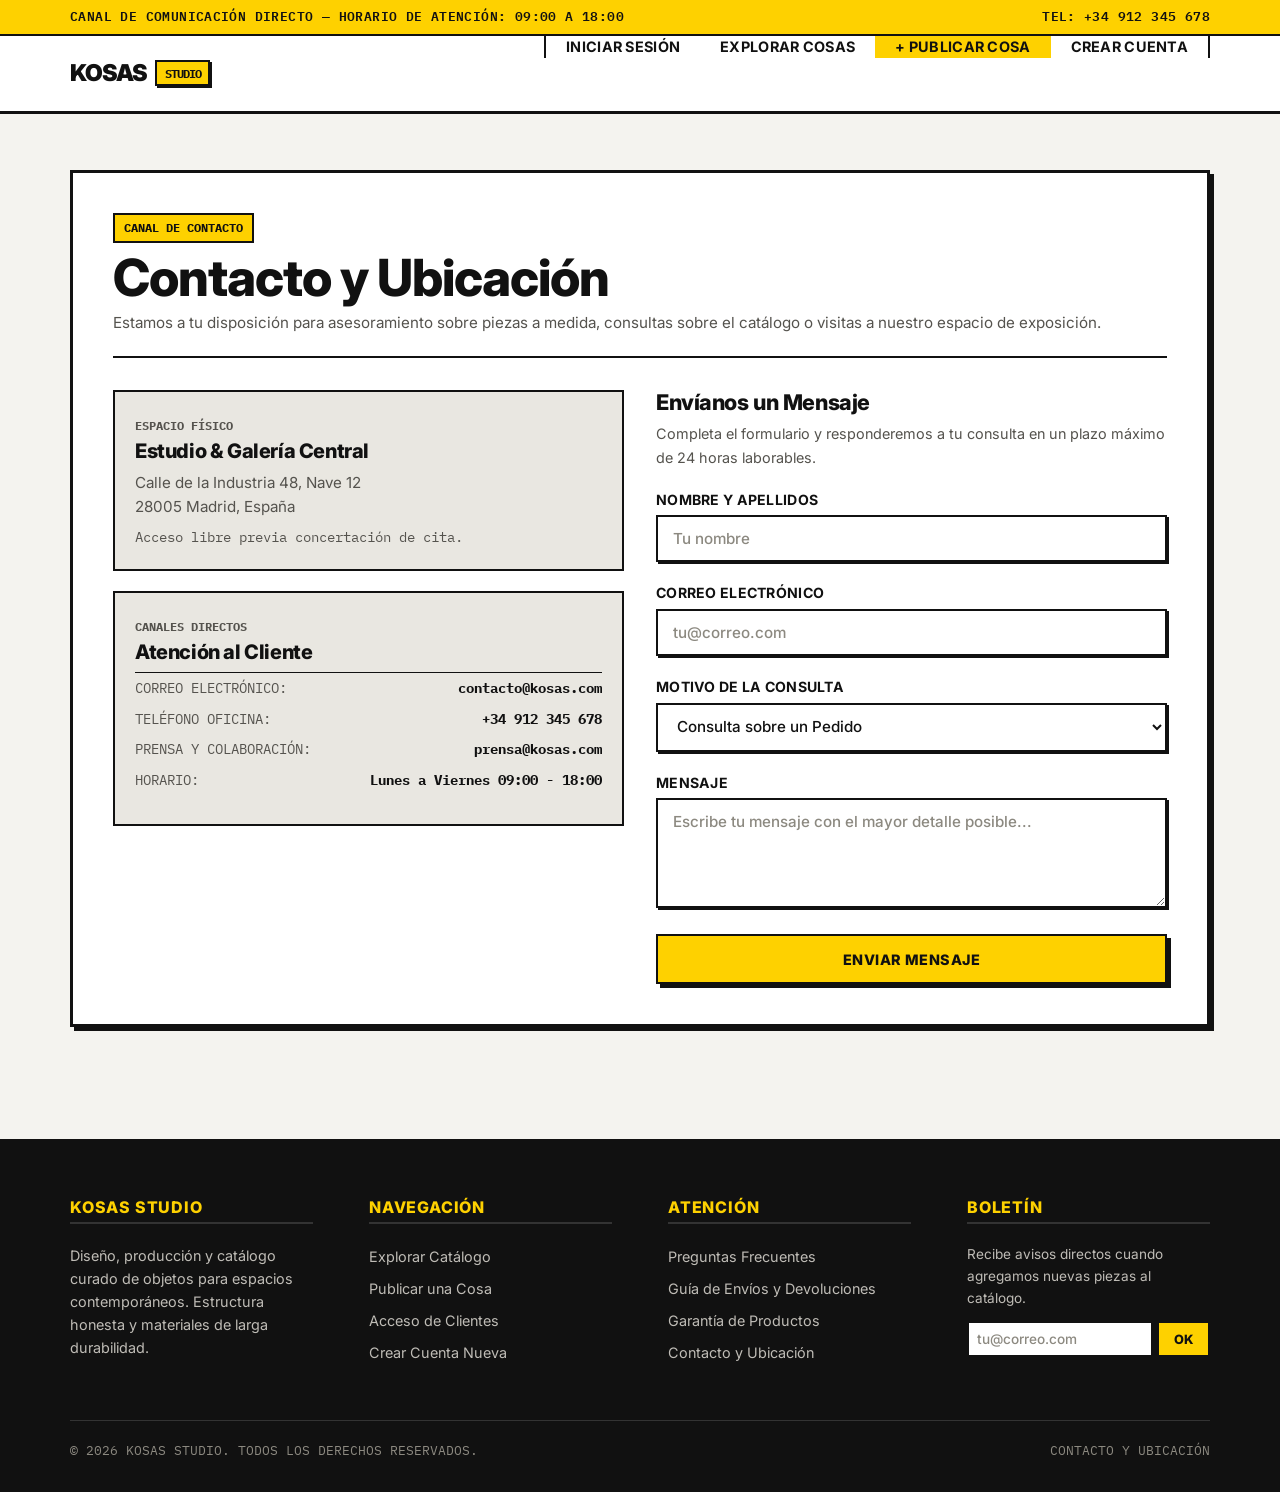
<file: views/pages/contacto.html>
<!DOCTYPE html>
<html lang="es">
<head>
  <meta charset="UTF-8">
  <meta name="viewport" content="width=device-width, initial-scale=1.0">
  <title>Contacto y Ubicación — KOSAS STUDIO</title>
  <meta name="description" content="Información de contacto, ubicación del estudio central y formulario de atención directa.">
  <link rel="stylesheet" href="../css/style.css">
</head>
<body>

  <aside class="top-notice">
    <div class="container top-notice-inner">
      <span>CANAL DE COMUNICACIÓN DIRECTO — HORARIO DE ATENCIÓN: 09:00 A 18:00</span>
      <span>TEL: +34 912 345 678</span>
    </div>
  </aside>

  <header class="navbar">
    <div class="container navbar-inner">
      <a href="../index.html" class="nav-brand">
        <span>KOSAS</span>
        <span class="nav-brand-badge">STUDIO</span>
      </a>

      <nav aria-label="Navegación del sitio">
        <ul class="nav-links">
          <li><a href="../index.html" class="nav-link">Iniciar Sesión</a></li>
          <li><a href="catalogo.html" class="nav-link">Explorar Cosas</a></li>
          <li><a href="agregar-cosa.html" class="nav-link highlight">+ Publicar Cosa</a></li>
          <li><a href="registro.html" class="nav-link">Crear Cuenta</a></li>
        </ul>
      </nav>
    </div>
  </header>

  <main class="main-content">
    <div class="container">

      <div class="info-content-card">
        <div class="info-header">
          <span class="tag tag-yellow">CANAL DE CONTACTO</span>
          <h1 style="margin-top: 0.35rem;">Contacto y Ubicación</h1>
          <p style="margin-top: 0.25rem;">
            Estamos a tu disposición para asesoramiento sobre piezas a medida, consultas sobre el catálogo o visitas a nuestro espacio de exposición.
          </p>
        </div>

        <div class="contact-layout">

          <div>
            <div class="contact-box">
              <span class="mono" style="font-size: 0.75rem; font-weight: 700; color: var(--color-text-muted);">ESPACIO FÍSICO</span>
              <h2 style="font-size: 1.25rem; margin: 0.25rem 0 0.5rem;">Estudio & Galería Central</h2>
              <p style="font-size: 0.95rem; margin-bottom: 0.5rem;">Calle de la Industria 48, Nave 12<br>28005 Madrid, España</p>
              <p class="mono" style="font-size: 0.85rem;">Acceso libre previa concertación de cita.</p>
            </div>

            <div class="contact-box">
              <span class="mono" style="font-size: 0.75rem; font-weight: 700; color: var(--color-text-muted);">CANALES DIRECTOS</span>
              <h2 style="font-size: 1.25rem; margin: 0.25rem 0 0.5rem;">Atención al Cliente</h2>
              <table class="specs-table" style="font-size: 0.88rem;">
                <tr><td>CORREO ELECTRÓNICO:</td><td>contacto@kosas.com</td></tr>
                <tr><td>TELÉFONO OFICINA:</td><td>+34 912 345 678</td></tr>
                <tr><td>PRENSA Y COLABORACIÓN:</td><td>prensa@kosas.com</td></tr>
                <tr><td>HORARIO:</td><td>Lunes a Viernes 09:00 - 18:00</td></tr>
              </table>
            </div>
          </div>

          <div>
            <h2 style="font-size: 1.35rem; margin-bottom: 0.5rem;">Envíanos un Mensaje</h2>
            <p style="font-size: 0.9rem; margin-bottom: var(--space-md);">
              Completa el formulario y responderemos a tu consulta en un plazo máximo de 24 horas laborables.
            </p>

            <form action="catalogo.html" method="GET">
              <div class="form-group">
                <label for="nombre-contacto" class="form-label">Nombre y Apellidos</label>
                <input type="text" id="nombre-contacto" name="nombre-contacto" class="form-input" placeholder="Tu nombre" required>
              </div>

              <div class="form-group">
                <label for="correo-contacto" class="form-label">Correo Electrónico</label>
                <input type="email" id="correo-contacto" name="correo-contacto" class="form-input" placeholder="tu@correo.com" required>
              </div>

              <div class="form-group">
                <label for="motivo" class="form-label">Motivo de la Consulta</label>
                <select id="motivo" name="motivo" class="form-input" style="cursor: pointer;">
                  <option value="pedido">Consulta sobre un Pedido</option>
                  <option value="producto">Información sobre una Pieza</option>
                  <option value="publicar">Propuesta de Publicación / Artesanía</option>
                  <option value="otro">Otro Asunto</option>
                </select>
              </div>

              <div class="form-group">
                <label for="mensaje" class="form-label">Mensaje</label>
                <textarea id="mensaje" name="mensaje" class="form-input" rows="4" placeholder="Escribe tu mensaje con el mayor detalle posible..." required></textarea>
              </div>

              <button type="submit" class="btn btn-primary btn-block" style="padding: 0.9rem;">
                Enviar Mensaje
              </button>
            </form>
          </div>

        </div>
      </div>

    </div>
  </main>

  <footer class="footer">
    <div class="container">
      <div class="footer-columns">
        <div class="footer-col">
          <h4>KOSAS STUDIO</h4>
          <p style="color: #bfbcb6; font-size: 0.9rem; line-height: 1.6;">
            Diseño, producción y catálogo curado de objetos para espacios contemporáneos. Estructura honesta y materiales de larga durabilidad.
          </p>
        </div>

        <div class="footer-col">
          <h4>NAVEGACIÓN</h4>
          <ul class="footer-links">
            <li><a href="catalogo.html" class="footer-link">Explorar Catálogo</a></li>
            <li><a href="agregar-cosa.html" class="footer-link">Publicar una Cosa</a></li>
            <li><a href="../index.html" class="footer-link">Acceso de Clientes</a></li>
            <li><a href="registro.html" class="footer-link">Crear Cuenta Nueva</a></li>
          </ul>
        </div>

        <div class="footer-col">
          <h4>ATENCIÓN</h4>
          <ul class="footer-links">
            <li><a href="faq.html" class="footer-link">Preguntas Frecuentes</a></li>
            <li><a href="envios-devoluciones.html" class="footer-link">Guía de Envíos y Devoluciones</a></li>
            <li><a href="garantia.html" class="footer-link">Garantía de Productos</a></li>
            <li><a href="contacto.html" class="footer-link">Contacto y Ubicación</a></li>
          </ul>
        </div>

        <div class="footer-col">
          <h4>BOLETÍN</h4>
          <p style="color: #bfbcb6; font-size: 0.85rem; margin-bottom: 0.75rem;">
            Recibe avisos directos cuando agregamos nuevas piezas al catálogo.
          </p>
          <div style="display: flex; gap: 0.25rem;">
            <input type="email" placeholder="tu@correo.com" class="form-input" style="padding: 0.5rem; font-size: 0.85rem;">
            <button class="btn btn-primary btn-sm" type="button">OK</button>
          </div>
        </div>
      </div>

      <div class="footer-bottom">
        <span>© 2026 KOSAS STUDIO. TODOS LOS DERECHOS RESERVADOS.</span>
        <span>CONTACTO Y UBICACIÓN</span>
      </div>
    </div>
  </footer>

</body>
</html>
</file>
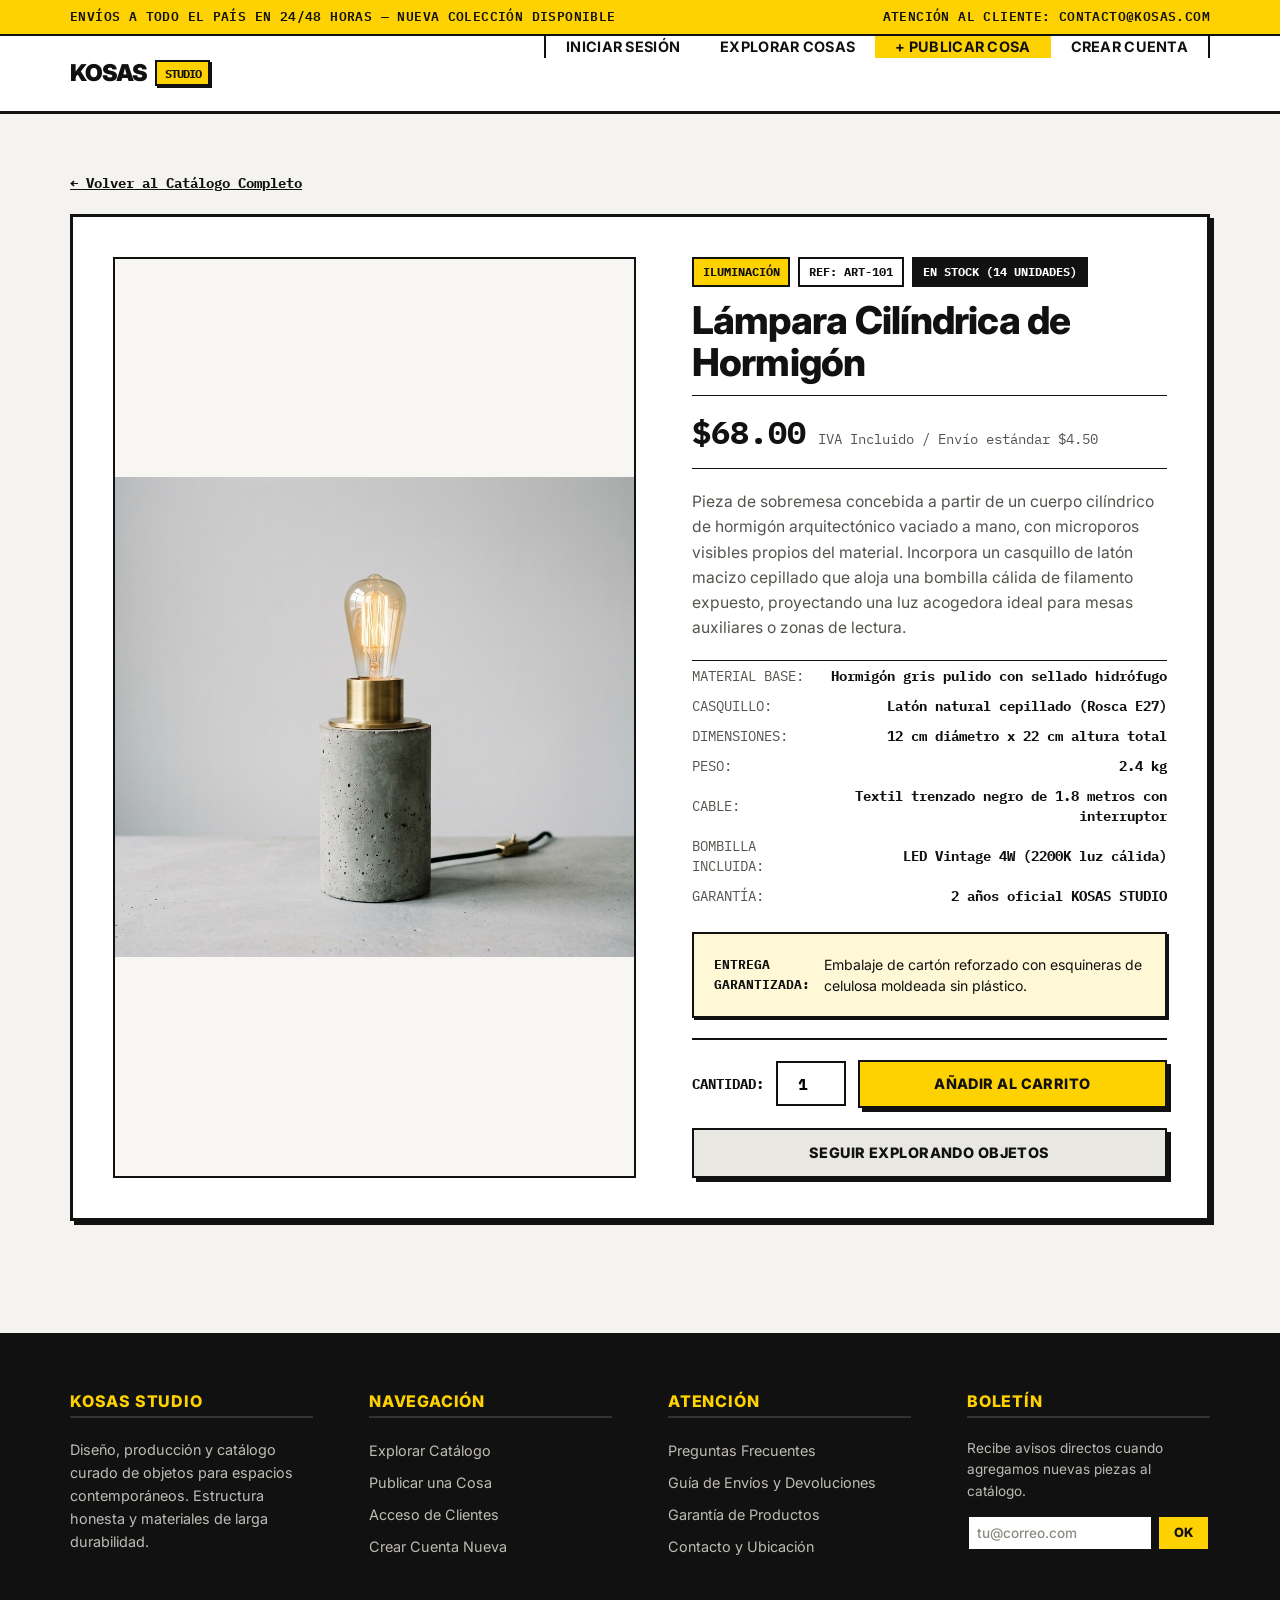
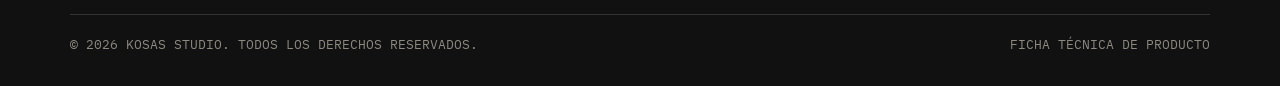
<file: views/pages/cosas-view-detalle.html>
<!DOCTYPE html>
<html lang="es">
<head>
  <meta charset="UTF-8">
  <meta name="viewport" content="width=device-width, initial-scale=1.0">
  <title>Lámpara Cilíndrica de Hormigón — KOSAS STUDIO</title>
  <meta name="description" content="Detalle de producto y especificaciones técnicas de la Lámpara Cilíndrica de Hormigón.">
  <link rel="stylesheet" href="../css/style.css">
</head>
<body>

  <aside class="top-notice">
    <div class="container top-notice-inner">
      <span>ENVÍOS A TODO EL PAÍS EN 24/48 HORAS — NUEVA COLECCIÓN DISPONIBLE</span>
      <span>ATENCIÓN AL CLIENTE: CONTACTO@KOSAS.COM</span>
    </div>
  </aside>

  <header class="navbar">
    <div class="container navbar-inner">
      <a href="../index.html" class="nav-brand">
        <span>KOSAS</span>
        <span class="nav-brand-badge">STUDIO</span>
      </a>

      <nav aria-label="Navegación del sitio">
        <ul class="nav-links">
          <li><a href="../index.html" class="nav-link">Iniciar Sesión</a></li>
          <li><a href="catalogo.html" class="nav-link">Explorar Cosas</a></li>
          <li><a href="agregar-cosa.html" class="nav-link highlight">+ Publicar Cosa</a></li>
          <li><a href="registro.html" class="nav-link">Crear Cuenta</a></li>
        </ul>
      </nav>
    </div>
  </header>

  <main class="main-content">
    <div class="container">

      <div style="margin-bottom: var(--space-md);">
        <a href="catalogo.html" class="mono" style="font-size: 0.85rem; font-weight: 700; text-decoration: underline;">
          ← Volver al Catálogo Completo
        </a>
      </div>

      <div class="detail-grid">

        <div class="detail-image-box">
          <img src="../img/lampara-hormigon.jpg" alt="Lámpara Cilíndrica de Hormigón" class="detail-main-img">
        </div>

        <div class="detail-info">
          <div>
            <div class="detail-header-tags">
              <span class="tag tag-yellow">ILUMINACIÓN</span>
              <span class="tag">REF: ART-101</span>
              <span class="tag tag-dark">EN STOCK (14 UNIDADES)</span>
            </div>

            <h1 class="detail-title">Lámpara Cilíndrica de Hormigón</h1>

            <div class="detail-price-strip">
              <span class="detail-price-main">$68.00</span>
              <span class="mono" style="font-size: 0.85rem; color: var(--color-text-muted);">IVA Incluido / Envío estándar $4.50</span>
            </div>

            <p class="detail-description">
              Pieza de sobremesa concebida a partir de un cuerpo cilíndrico de hormigón arquitectónico vaciado a mano, con microporos visibles propios del material. Incorpora un casquillo de latón macizo cepillado que aloja una bombilla cálida de filamento expuesto, proyectando una luz acogedora ideal para mesas auxiliares o zonas de lectura.
            </p>

            <table class="specs-table" style="font-size: 0.85rem; margin-bottom: var(--space-md);">
              <tr><td>MATERIAL BASE:</td><td>Hormigón gris pulido con sellado hidrófugo</td></tr>
              <tr><td>CASQUILLO:</td><td>Latón natural cepillado (Rosca E27)</td></tr>
              <tr><td>DIMENSIONES:</td><td>12 cm diámetro x 22 cm altura total</td></tr>
              <tr><td>PESO:</td><td>2.4 kg</td></tr>
              <tr><td>CABLE:</td><td>Textil trenzado negro de 1.8 metros con interruptor</td></tr>
              <tr><td>BOMBILLA INCLUIDA:</td><td>LED Vintage 4W (2200K luz cálida)</td></tr>
              <tr><td>GARANTÍA:</td><td>2 años oficial KOSAS STUDIO</td></tr>
            </table>

            <div class="callout-box" style="margin-bottom: var(--space-md);">
              <span class="mono" style="font-weight: 700; font-size: 0.8rem;">ENTREGA GARANTIZADA:</span>
              <span style="font-size: 0.88rem;">Embalaje de cartón reforzado con esquineras de celulosa moldeada sin plástico.</span>
            </div>
          </div>

          <div style="border-top: var(--border-main); padding-top: var(--space-md);">
            <div class="qty-control">
              <label for="cantidad" class="mono" style="font-size: 0.85rem; font-weight: 700;">CANTIDAD:</label>
              <input type="number" id="cantidad" name="cantidad" value="1" min="1" max="14" class="qty-input">
              <button type="button" class="btn btn-primary" style="flex: 1; padding: 0.85rem;">
                Añadir al Carrito
              </button>
            </div>
            <a href="catalogo.html" class="btn btn-block" style="background-color: var(--color-surface-muted);">
              Seguir Explorando Objetos
            </a>
          </div>

        </div>

      </div>

    </div>
  </main>

  <footer class="footer">
    <div class="container">
      <div class="footer-columns">
        <div class="footer-col">
          <h4>KOSAS STUDIO</h4>
          <p style="color: #bfbcb6; font-size: 0.9rem; line-height: 1.6;">
            Diseño, producción y catálogo curado de objetos para espacios contemporáneos. Estructura honesta y materiales de larga durabilidad.
          </p>
        </div>

        <div class="footer-col">
          <h4>NAVEGACIÓN</h4>
          <ul class="footer-links">
            <li><a href="catalogo.html" class="footer-link">Explorar Catálogo</a></li>
            <li><a href="agregar-cosa.html" class="footer-link">Publicar una Cosa</a></li>
            <li><a href="../index.html" class="footer-link">Acceso de Clientes</a></li>
            <li><a href="registro.html" class="footer-link">Crear Cuenta Nueva</a></li>
          </ul>
        </div>

        <div class="footer-col">
          <h4>ATENCIÓN</h4>
          <ul class="footer-links">
            <li><a href="faq.html" class="footer-link">Preguntas Frecuentes</a></li>
            <li><a href="envios-devoluciones.html" class="footer-link">Guía de Envíos y Devoluciones</a></li>
            <li><a href="garantia.html" class="footer-link">Garantía de Productos</a></li>
            <li><a href="contacto.html" class="footer-link">Contacto y Ubicación</a></li>
          </ul>
        </div>

        <div class="footer-col">
          <h4>BOLETÍN</h4>
          <p style="color: #bfbcb6; font-size: 0.85rem; margin-bottom: 0.75rem;">
            Recibe avisos directos cuando agregamos nuevas piezas al catálogo.
          </p>
          <div style="display: flex; gap: 0.25rem;">
            <input type="email" placeholder="tu@correo.com" class="form-input" style="padding: 0.5rem; font-size: 0.85rem;">
            <button class="btn btn-primary btn-sm" type="button">OK</button>
          </div>
        </div>
      </div>

      <div class="footer-bottom">
        <span>© 2026 KOSAS STUDIO. TODOS LOS DERECHOS RESERVADOS.</span>
        <span>FICHA TÉCNICA DE PRODUCTO</span>
      </div>
    </div>
  </footer>

</body>
</html>
</file>
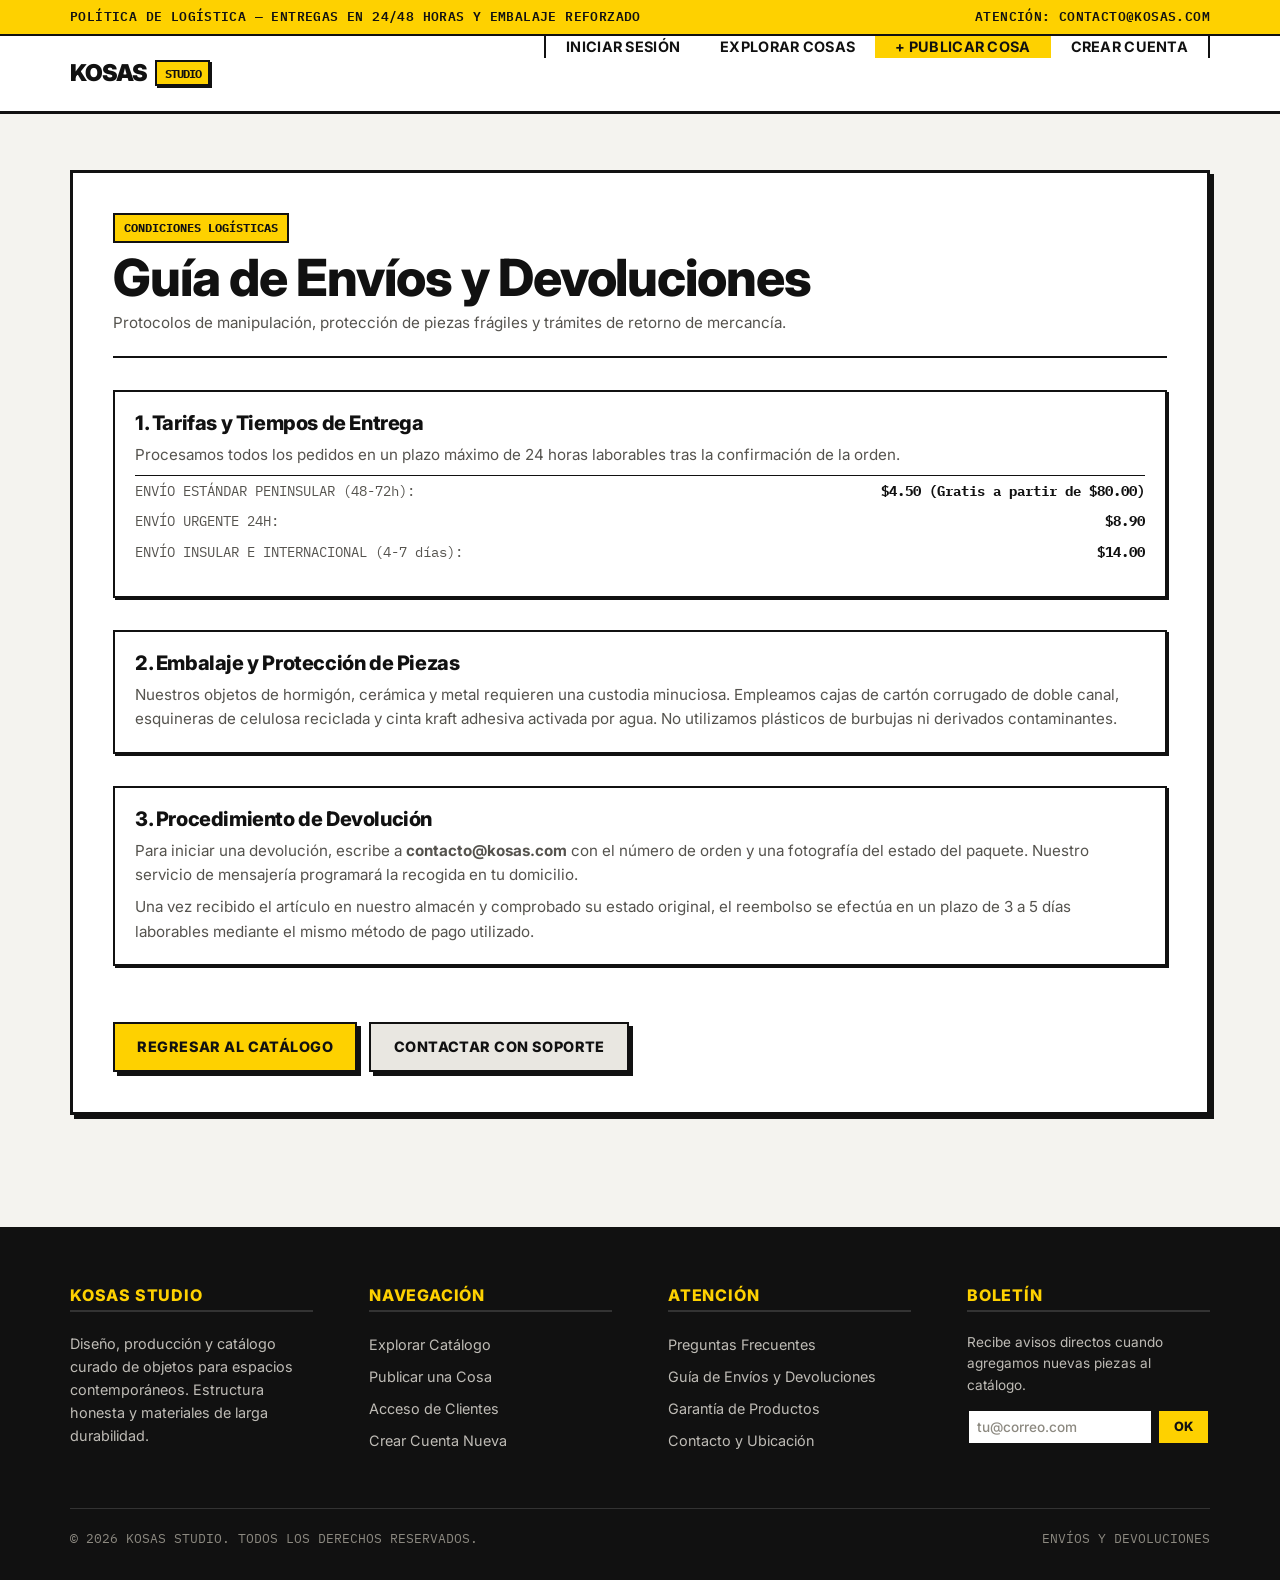
<file: views/pages/envios-devoluciones.html>
<!DOCTYPE html>
<html lang="es">
<head>
  <meta charset="UTF-8">
  <meta name="viewport" content="width=device-width, initial-scale=1.0">
  <title>Guía de Envíos y Devoluciones — KOSAS STUDIO</title>
  <meta name="description" content="Información detallada sobre tarifas, embalajes ecológicos y políticas de devolución en KOSAS STUDIO.">
  <link rel="stylesheet" href="../css/style.css">
</head>
<body>

  <aside class="top-notice">
    <div class="container top-notice-inner">
      <span>POLÍTICA DE LOGÍSTICA — ENTREGAS EN 24/48 HORAS Y EMBALAJE REFORZADO</span>
      <span>ATENCIÓN: CONTACTO@KOSAS.COM</span>
    </div>
  </aside>

  <header class="navbar">
    <div class="container navbar-inner">
      <a href="../index.html" class="nav-brand">
        <span>KOSAS</span>
        <span class="nav-brand-badge">STUDIO</span>
      </a>

      <nav aria-label="Navegación del sitio">
        <ul class="nav-links">
          <li><a href="../index.html" class="nav-link">Iniciar Sesión</a></li>
          <li><a href="catalogo.html" class="nav-link">Explorar Cosas</a></li>
          <li><a href="agregar-cosa.html" class="nav-link highlight">+ Publicar Cosa</a></li>
          <li><a href="registro.html" class="nav-link">Crear Cuenta</a></li>
        </ul>
      </nav>
    </div>
  </header>

  <main class="main-content">
    <div class="container">

      <div class="info-content-card">
        <div class="info-header">
          <span class="tag tag-yellow">CONDICIONES LOGÍSTICAS</span>
          <h1 style="margin-top: 0.35rem;">Guía de Envíos y Devoluciones</h1>
          <p style="margin-top: 0.25rem;">
            Protocolos de manipulación, protección de piezas frágiles y trámites de retorno de mercancía.
          </p>
        </div>

        <div style="display: flex; flex-direction: column; gap: var(--space-lg);">
          <div class="faq-card">
            <h2 style="font-size: 1.25rem; margin-bottom: 0.5rem;">1. Tarifas y Tiempos de Entrega</h2>
            <p style="margin-bottom: 0.5rem;">Procesamos todos los pedidos en un plazo máximo de 24 horas laborables tras la confirmación de la orden.</p>
            <table class="specs-table" style="font-size: 0.88rem;">
              <tr><td>ENVÍO ESTÁNDAR PENINSULAR (48-72h):</td><td>$4.50 (Gratis a partir de $80.00)</td></tr>
              <tr><td>ENVÍO URGENTE 24H:</td><td>$8.90</td></tr>
              <tr><td>ENVÍO INSULAR E INTERNACIONAL (4-7 días):</td><td>$14.00</td></tr>
            </table>
          </div>

          <div class="faq-card">
            <h2 style="font-size: 1.25rem; margin-bottom: 0.5rem;">2. Embalaje y Protección de Piezas</h2>
            <p>
              Nuestros objetos de hormigón, cerámica y metal requieren una custodia minuciosa. Empleamos cajas de cartón corrugado de doble canal, esquineras de celulosa reciclada y cinta kraft adhesiva activada por agua. No utilizamos plásticos de burbujas ni derivados contaminantes.
            </p>
          </div>

          <div class="faq-card">
            <h2 style="font-size: 1.25rem; margin-bottom: 0.5rem;">3. Procedimiento de Devolución</h2>
            <p style="margin-bottom: 0.5rem;">
              Para iniciar una devolución, escribe a <strong>contacto@kosas.com</strong> con el número de orden y una fotografía del estado del paquete. Nuestro servicio de mensajería programará la recogida en tu domicilio.
            </p>
            <p>
              Una vez recibido el artículo en nuestro almacén y comprobado su estado original, el reembolso se efectúa en un plazo de 3 a 5 días laborables mediante el mismo método de pago utilizado.
            </p>
          </div>
        </div>

        <div style="margin-top: var(--space-xl); display: flex; gap: var(--space-sm); flex-wrap: wrap;">
          <a href="catalogo.html" class="btn btn-primary">Regresar al Catálogo</a>
          <a href="contacto.html" class="btn" style="background-color: var(--color-surface-muted);">Contactar con Soporte</a>
        </div>
      </div>

    </div>
  </main>

  <footer class="footer">
    <div class="container">
      <div class="footer-columns">
        <div class="footer-col">
          <h4>KOSAS STUDIO</h4>
          <p style="color: #bfbcb6; font-size: 0.9rem; line-height: 1.6;">
            Diseño, producción y catálogo curado de objetos para espacios contemporáneos. Estructura honesta y materiales de larga durabilidad.
          </p>
        </div>

        <div class="footer-col">
          <h4>NAVEGACIÓN</h4>
          <ul class="footer-links">
            <li><a href="catalogo.html" class="footer-link">Explorar Catálogo</a></li>
            <li><a href="agregar-cosa.html" class="footer-link">Publicar una Cosa</a></li>
            <li><a href="../index.html" class="footer-link">Acceso de Clientes</a></li>
            <li><a href="registro.html" class="footer-link">Crear Cuenta Nueva</a></li>
          </ul>
        </div>

        <div class="footer-col">
          <h4>ATENCIÓN</h4>
          <ul class="footer-links">
            <li><a href="faq.html" class="footer-link">Preguntas Frecuentes</a></li>
            <li><a href="envios-devoluciones.html" class="footer-link">Guía de Envíos y Devoluciones</a></li>
            <li><a href="garantia.html" class="footer-link">Garantía de Productos</a></li>
            <li><a href="contacto.html" class="footer-link">Contacto y Ubicación</a></li>
          </ul>
        </div>

        <div class="footer-col">
          <h4>BOLETÍN</h4>
          <p style="color: #bfbcb6; font-size: 0.85rem; margin-bottom: 0.75rem;">
            Recibe avisos directos cuando agregamos nuevas piezas al catálogo.
          </p>
          <div style="display: flex; gap: 0.25rem;">
            <input type="email" placeholder="tu@correo.com" class="form-input" style="padding: 0.5rem; font-size: 0.85rem;">
            <button class="btn btn-primary btn-sm" type="button">OK</button>
          </div>
        </div>
      </div>

      <div class="footer-bottom">
        <span>© 2026 KOSAS STUDIO. TODOS LOS DERECHOS RESERVADOS.</span>
        <span>ENVÍOS Y DEVOLUCIONES</span>
      </div>
    </div>
  </footer>

</body>
</html>
</file>
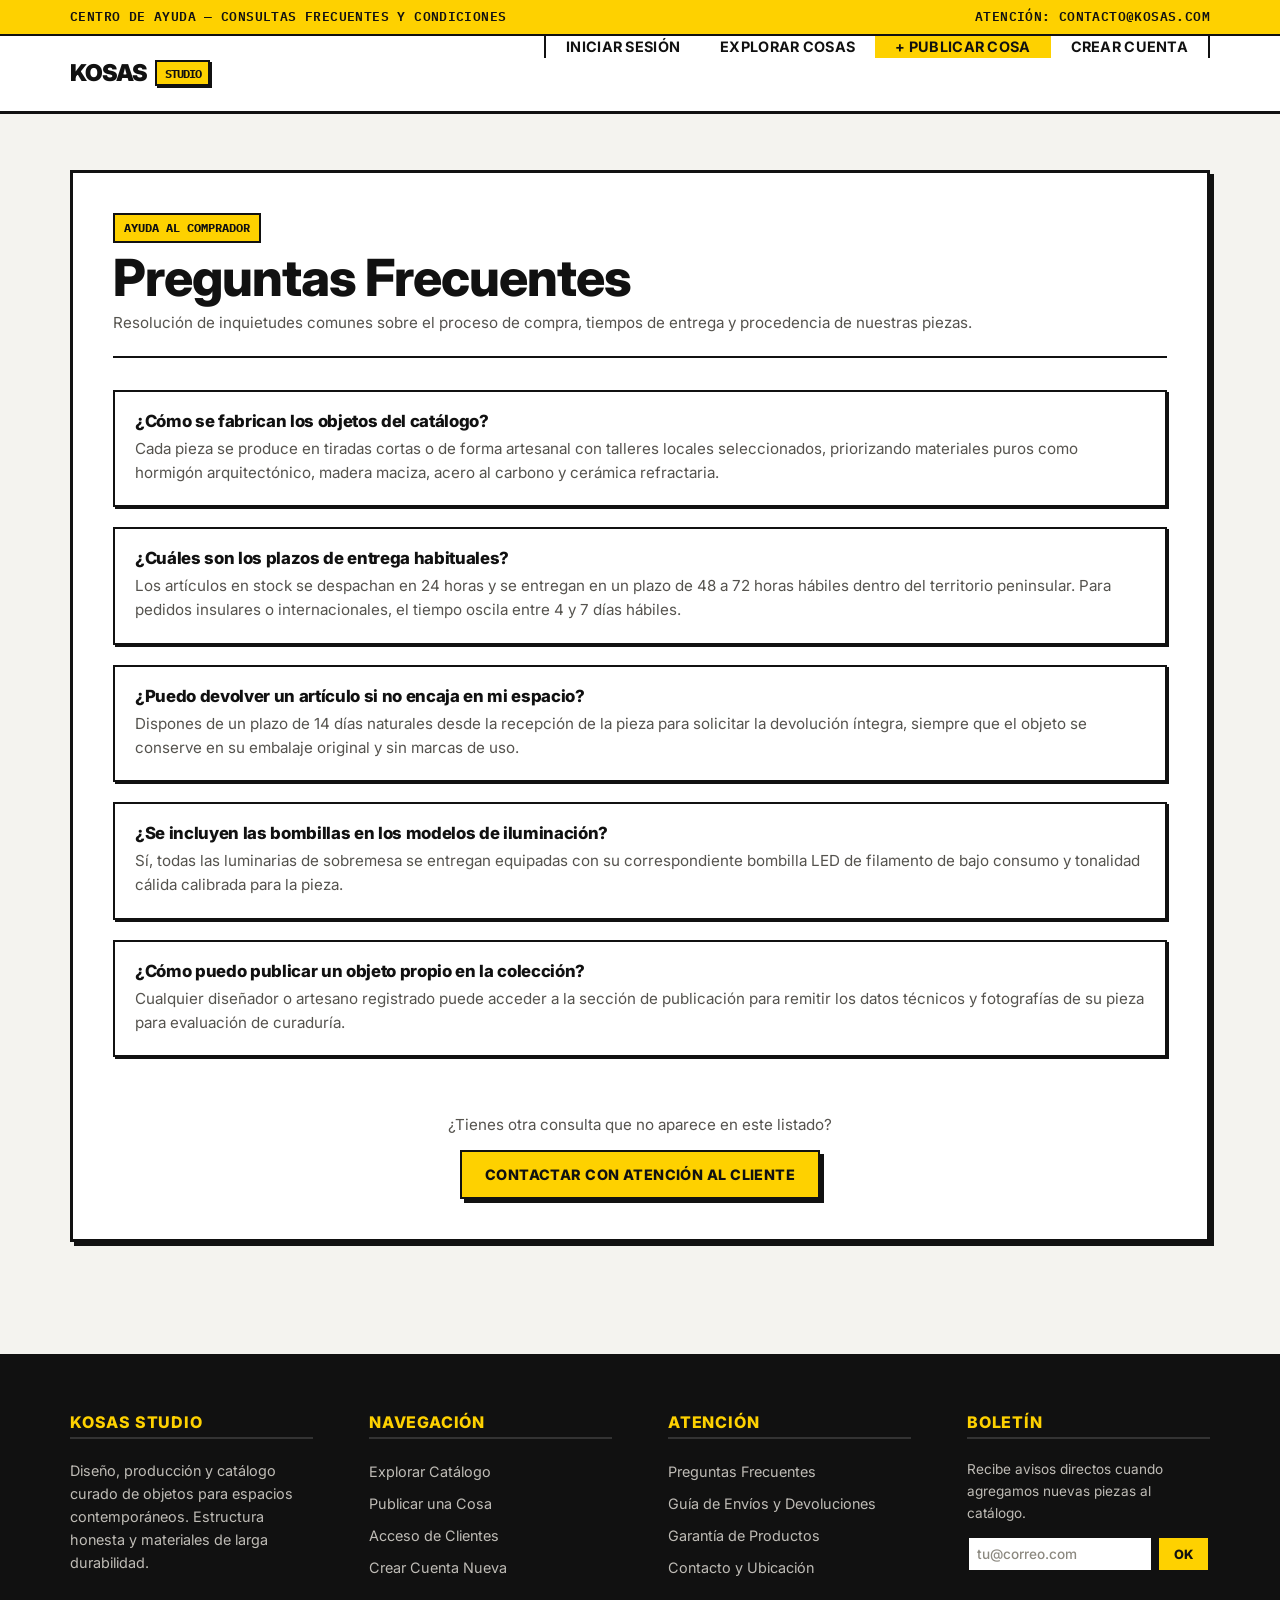
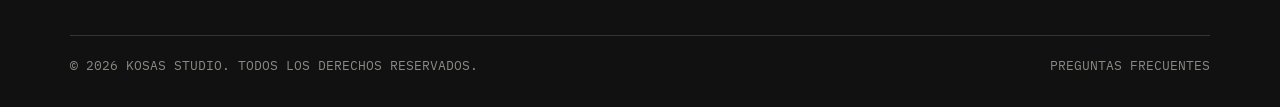
<file: views/pages/faq.html>
<!DOCTYPE html>
<html lang="es">
<head>
  <meta charset="UTF-8">
  <meta name="viewport" content="width=device-width, initial-scale=1.0">
  <title>Preguntas Frecuentes — KOSAS STUDIO</title>
  <meta name="description" content="Respuestas a dudas habituales sobre pedidos, materiales y catálogo de KOSAS STUDIO.">
  <link rel="stylesheet" href="../css/style.css">
</head>
<body>

  <aside class="top-notice">
    <div class="container top-notice-inner">
      <span>CENTRO DE AYUDA — CONSULTAS FRECUENTES Y CONDICIONES</span>
      <span>ATENCIÓN: CONTACTO@KOSAS.COM</span>
    </div>
  </aside>

  <header class="navbar">
    <div class="container navbar-inner">
      <a href="../index.html" class="nav-brand">
        <span>KOSAS</span>
        <span class="nav-brand-badge">STUDIO</span>
      </a>

      <nav aria-label="Navegación del sitio">
        <ul class="nav-links">
          <li><a href="../index.html" class="nav-link">Iniciar Sesión</a></li>
          <li><a href="catalogo.html" class="nav-link">Explorar Cosas</a></li>
          <li><a href="agregar-cosa.html" class="nav-link highlight">+ Publicar Cosa</a></li>
          <li><a href="registro.html" class="nav-link">Crear Cuenta</a></li>
        </ul>
      </nav>
    </div>
  </header>

  <main class="main-content">
    <div class="container">

      <div class="info-content-card">
        <div class="info-header">
          <span class="tag tag-yellow">AYUDA AL COMPRADOR</span>
          <h1 style="margin-top: 0.35rem;">Preguntas Frecuentes</h1>
          <p style="margin-top: 0.25rem;">
            Resolución de inquietudes comunes sobre el proceso de compra, tiempos de entrega y procedencia de nuestras piezas.
          </p>
        </div>

        <div class="faq-group">
          <div class="faq-card">
            <h3>¿Cómo se fabrican los objetos del catálogo?</h3>
            <p>Cada pieza se produce en tiradas cortas o de forma artesanal con talleres locales seleccionados, priorizando materiales puros como hormigón arquitectónico, madera maciza, acero al carbono y cerámica refractaria.</p>
          </div>

          <div class="faq-card">
            <h3>¿Cuáles son los plazos de entrega habituales?</h3>
            <p>Los artículos en stock se despachan en 24 horas y se entregan en un plazo de 48 a 72 horas hábiles dentro del territorio peninsular. Para pedidos insulares o internacionales, el tiempo oscila entre 4 y 7 días hábiles.</p>
          </div>

          <div class="faq-card">
            <h3>¿Puedo devolver un artículo si no encaja en mi espacio?</h3>
            <p>Dispones de un plazo de 14 días naturales desde la recepción de la pieza para solicitar la devolución íntegra, siempre que el objeto se conserve en su embalaje original y sin marcas de uso.</p>
          </div>

          <div class="faq-card">
            <h3>¿Se incluyen las bombillas en los modelos de iluminación?</h3>
            <p>Sí, todas las luminarias de sobremesa se entregan equipadas con su correspondiente bombilla LED de filamento de bajo consumo y tonalidad cálida calibrada para la pieza.</p>
          </div>

          <div class="faq-card">
            <h3>¿Cómo puedo publicar un objeto propio en la colección?</h3>
            <p>Cualquier diseñador o artesano registrado puede acceder a la sección de publicación para remitir los datos técnicos y fotografías de su pieza para evaluación de curaduría.</p>
          </div>
        </div>

        <div style="margin-top: var(--space-xl); text-align: center;">
          <p style="margin-bottom: var(--space-sm);">¿Tienes otra consulta que no aparece en este listado?</p>
          <a href="contacto.html" class="btn btn-primary">Contactar con Atención al Cliente</a>
        </div>
      </div>

    </div>
  </main>

  <footer class="footer">
    <div class="container">
      <div class="footer-columns">
        <div class="footer-col">
          <h4>KOSAS STUDIO</h4>
          <p style="color: #bfbcb6; font-size: 0.9rem; line-height: 1.6;">
            Diseño, producción y catálogo curado de objetos para espacios contemporáneos. Estructura honesta y materiales de larga durabilidad.
          </p>
        </div>

        <div class="footer-col">
          <h4>NAVEGACIÓN</h4>
          <ul class="footer-links">
            <li><a href="catalogo.html" class="footer-link">Explorar Catálogo</a></li>
            <li><a href="agregar-cosa.html" class="footer-link">Publicar una Cosa</a></li>
            <li><a href="../index.html" class="footer-link">Acceso de Clientes</a></li>
            <li><a href="registro.html" class="footer-link">Crear Cuenta Nueva</a></li>
          </ul>
        </div>

        <div class="footer-col">
          <h4>ATENCIÓN</h4>
          <ul class="footer-links">
            <li><a href="faq.html" class="footer-link">Preguntas Frecuentes</a></li>
            <li><a href="envios-devoluciones.html" class="footer-link">Guía de Envíos y Devoluciones</a></li>
            <li><a href="garantia.html" class="footer-link">Garantía de Productos</a></li>
            <li><a href="contacto.html" class="footer-link">Contacto y Ubicación</a></li>
          </ul>
        </div>

        <div class="footer-col">
          <h4>BOLETÍN</h4>
          <p style="color: #bfbcb6; font-size: 0.85rem; margin-bottom: 0.75rem;">
            Recibe avisos directos cuando agregamos nuevas piezas al catálogo.
          </p>
          <div style="display: flex; gap: 0.25rem;">
            <input type="email" placeholder="tu@correo.com" class="form-input" style="padding: 0.5rem; font-size: 0.85rem;">
            <button class="btn btn-primary btn-sm" type="button">OK</button>
          </div>
        </div>
      </div>

      <div class="footer-bottom">
        <span>© 2026 KOSAS STUDIO. TODOS LOS DERECHOS RESERVADOS.</span>
        <span>PREGUNTAS FRECUENTES</span>
      </div>
    </div>
  </footer>

</body>
</html>
</file>
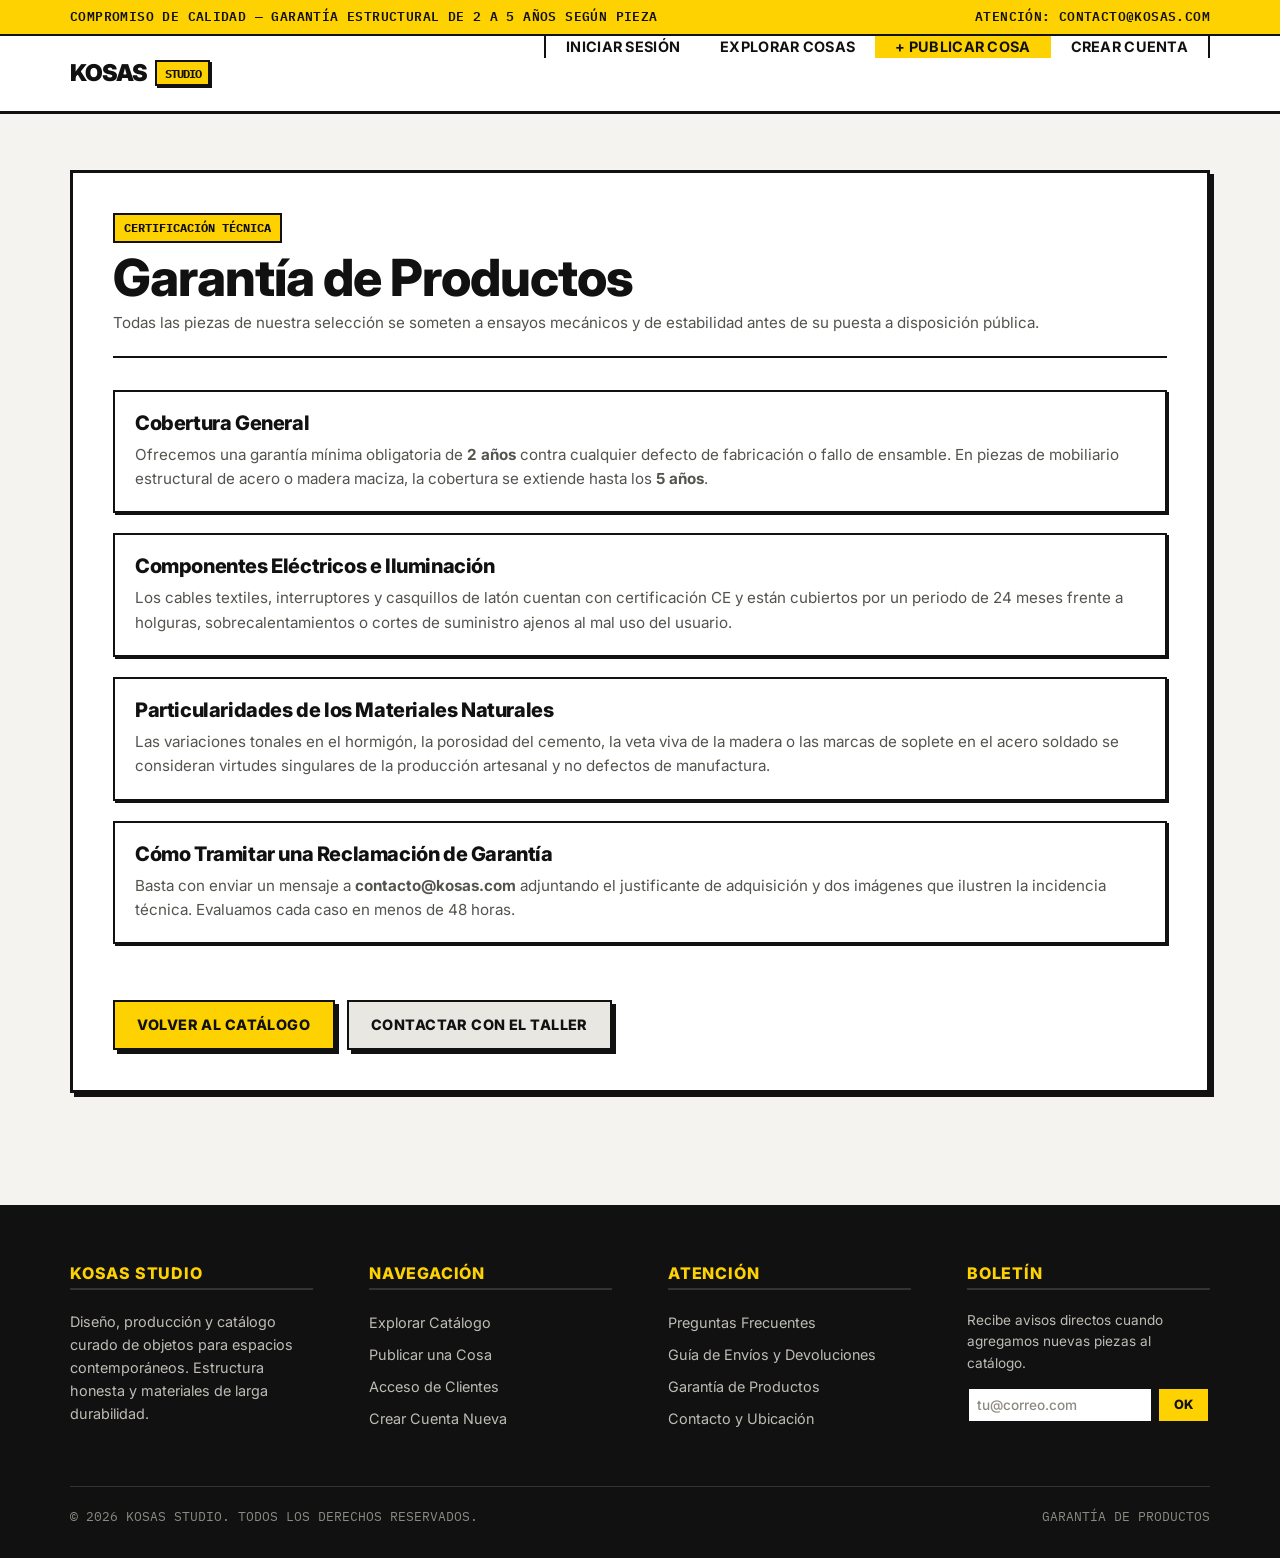
<file: views/pages/garantia.html>
<!DOCTYPE html>
<html lang="es">
<head>
  <meta charset="UTF-8">
  <meta name="viewport" content="width=device-width, initial-scale=1.0">
  <title>Garantía de Productos — KOSAS STUDIO</title>
  <meta name="description" content="Términos y cobertura de garantía técnica para todos los objetos del catálogo de KOSAS STUDIO.">
  <link rel="stylesheet" href="../css/style.css">
</head>
<body>

  <aside class="top-notice">
    <div class="container top-notice-inner">
      <span>COMPROMISO DE CALIDAD — GARANTÍA ESTRUCTURAL DE 2 A 5 AÑOS SEGÚN PIEZA</span>
      <span>ATENCIÓN: CONTACTO@KOSAS.COM</span>
    </div>
  </aside>

  <header class="navbar">
    <div class="container navbar-inner">
      <a href="../index.html" class="nav-brand">
        <span>KOSAS</span>
        <span class="nav-brand-badge">STUDIO</span>
      </a>

      <nav aria-label="Navegación del sitio">
        <ul class="nav-links">
          <li><a href="../index.html" class="nav-link">Iniciar Sesión</a></li>
          <li><a href="catalogo.html" class="nav-link">Explorar Cosas</a></li>
          <li><a href="agregar-cosa.html" class="nav-link highlight">+ Publicar Cosa</a></li>
          <li><a href="registro.html" class="nav-link">Crear Cuenta</a></li>
        </ul>
      </nav>
    </div>
  </header>

  <main class="main-content">
    <div class="container">

      <div class="info-content-card">
        <div class="info-header">
          <span class="tag tag-yellow">CERTIFICACIÓN TÉCNICA</span>
          <h1 style="margin-top: 0.35rem;">Garantía de Productos</h1>
          <p style="margin-top: 0.25rem;">
            Todas las piezas de nuestra selección se someten a ensayos mecánicos y de estabilidad antes de su puesta a disposición pública.
          </p>
        </div>

        <div style="display: flex; flex-direction: column; gap: var(--space-md);">
          <div class="faq-card">
            <h2 style="font-size: 1.25rem; margin-bottom: 0.5rem;">Cobertura General</h2>
            <p>
              Ofrecemos una garantía mínima obligatoria de <strong>2 años</strong> contra cualquier defecto de fabricación o fallo de ensamble. En piezas de mobiliario estructural de acero o madera maciza, la cobertura se extiende hasta los <strong>5 años</strong>.
            </p>
          </div>

          <div class="faq-card">
            <h2 style="font-size: 1.25rem; margin-bottom: 0.5rem;">Componentes Eléctricos e Iluminación</h2>
            <p>
              Los cables textiles, interruptores y casquillos de latón cuentan con certificación CE y están cubiertos por un periodo de 24 meses frente a holguras, sobrecalentamientos o cortes de suministro ajenos al mal uso del usuario.
            </p>
          </div>

          <div class="faq-card">
            <h2 style="font-size: 1.25rem; margin-bottom: 0.5rem;">Particularidades de los Materiales Naturales</h2>
            <p>
              Las variaciones tonales en el hormigón, la porosidad del cemento, la veta viva de la madera o las marcas de soplete en el acero soldado se consideran virtudes singulares de la producción artesanal y no defectos de manufactura.
            </p>
          </div>

          <div class="faq-card">
            <h2 style="font-size: 1.25rem; margin-bottom: 0.5rem;">Cómo Tramitar una Reclamación de Garantía</h2>
            <p>
              Basta con enviar un mensaje a <strong>contacto@kosas.com</strong> adjuntando el justificante de adquisición y dos imágenes que ilustren la incidencia técnica. Evaluamos cada caso en menos de 48 horas.
            </p>
          </div>
        </div>

        <div style="margin-top: var(--space-xl); display: flex; gap: var(--space-sm); flex-wrap: wrap;">
          <a href="catalogo.html" class="btn btn-primary">Volver al Catálogo</a>
          <a href="contacto.html" class="btn" style="background-color: var(--color-surface-muted);">Contactar con el Taller</a>
        </div>
      </div>

    </div>
  </main>

  <footer class="footer">
    <div class="container">
      <div class="footer-columns">
        <div class="footer-col">
          <h4>KOSAS STUDIO</h4>
          <p style="color: #bfbcb6; font-size: 0.9rem; line-height: 1.6;">
            Diseño, producción y catálogo curado de objetos para espacios contemporáneos. Estructura honesta y materiales de larga durabilidad.
          </p>
        </div>

        <div class="footer-col">
          <h4>NAVEGACIÓN</h4>
          <ul class="footer-links">
            <li><a href="catalogo.html" class="footer-link">Explorar Catálogo</a></li>
            <li><a href="agregar-cosa.html" class="footer-link">Publicar una Cosa</a></li>
            <li><a href="../index.html" class="footer-link">Acceso de Clientes</a></li>
            <li><a href="registro.html" class="footer-link">Crear Cuenta Nueva</a></li>
          </ul>
        </div>

        <div class="footer-col">
          <h4>ATENCIÓN</h4>
          <ul class="footer-links">
            <li><a href="faq.html" class="footer-link">Preguntas Frecuentes</a></li>
            <li><a href="envios-devoluciones.html" class="footer-link">Guía de Envíos y Devoluciones</a></li>
            <li><a href="garantia.html" class="footer-link">Garantía de Productos</a></li>
            <li><a href="contacto.html" class="footer-link">Contacto y Ubicación</a></li>
          </ul>
        </div>

        <div class="footer-col">
          <h4>BOLETÍN</h4>
          <p style="color: #bfbcb6; font-size: 0.85rem; margin-bottom: 0.75rem;">
            Recibe avisos directos cuando agregamos nuevas piezas al catálogo.
          </p>
          <div style="display: flex; gap: 0.25rem;">
            <input type="email" placeholder="tu@correo.com" class="form-input" style="padding: 0.5rem; font-size: 0.85rem;">
            <button class="btn btn-primary btn-sm" type="button">OK</button>
          </div>
        </div>
      </div>

      <div class="footer-bottom">
        <span>© 2026 KOSAS STUDIO. TODOS LOS DERECHOS RESERVADOS.</span>
        <span>GARANTÍA DE PRODUCTOS</span>
      </div>
    </div>
  </footer>

</body>
</html>
</file>
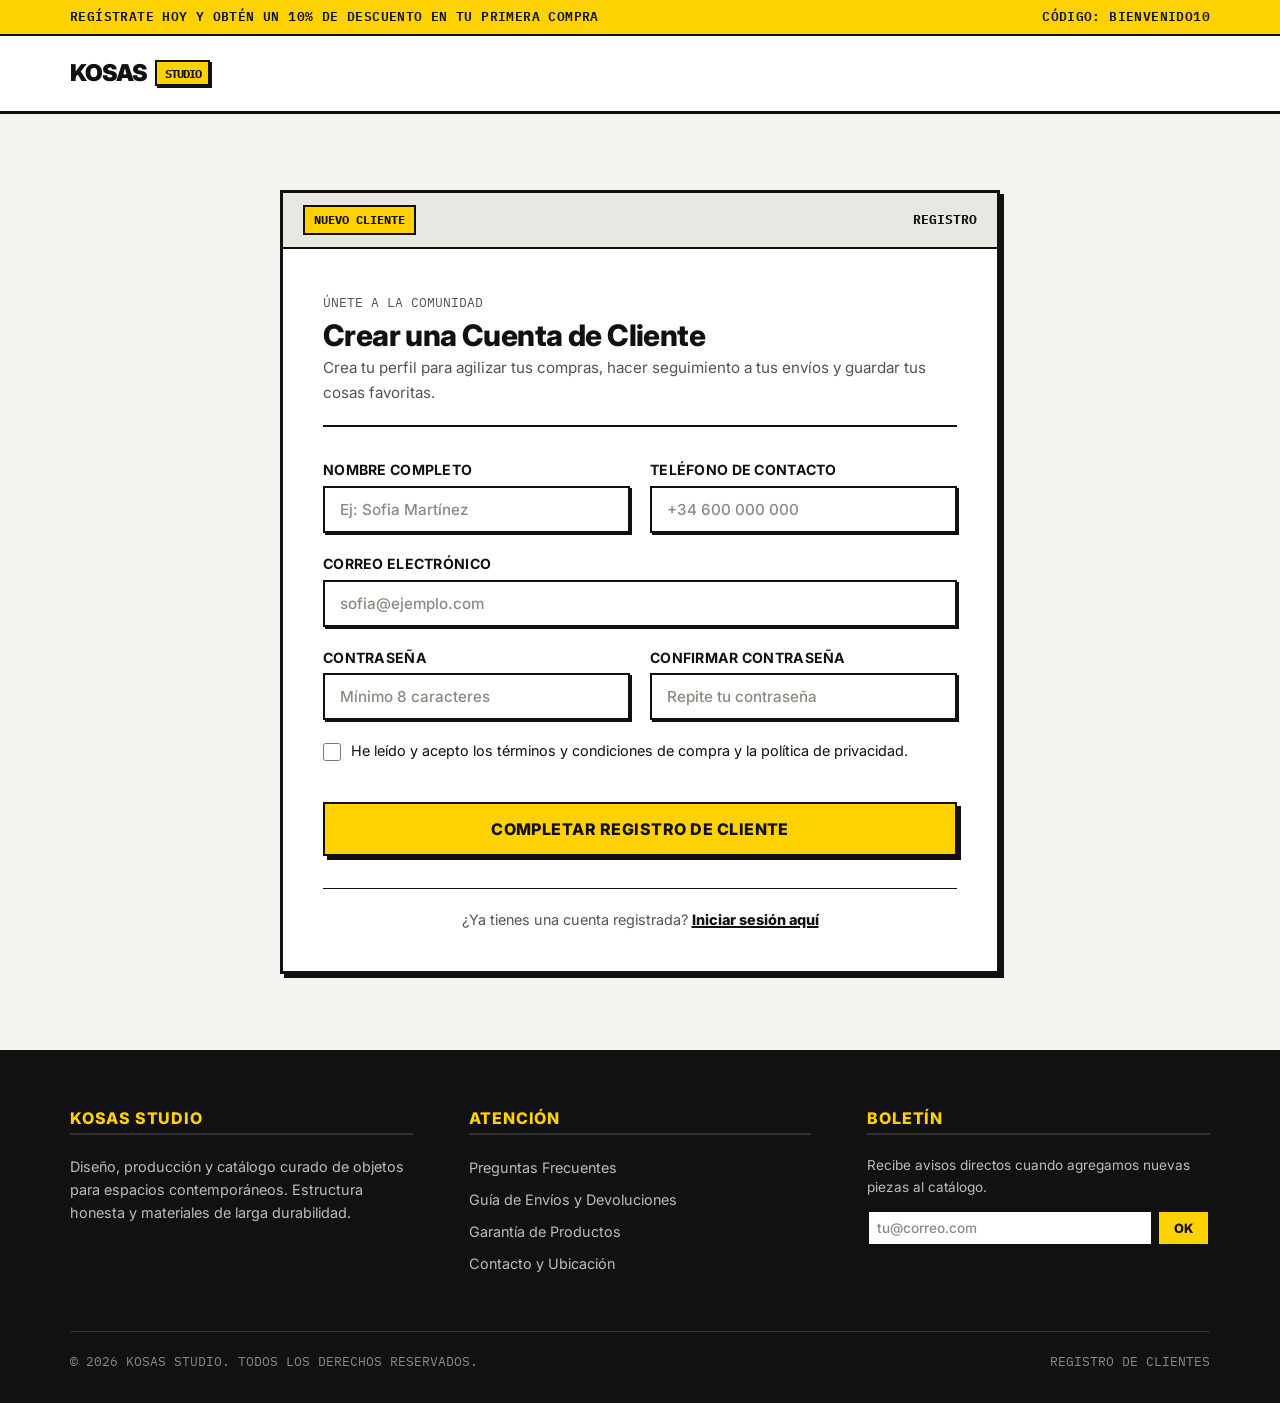
<file: views/pages/usuario-view-registro.html>
<!DOCTYPE html>
<html lang="es">
<head>
  <meta charset="UTF-8">
  <meta name="viewport" content="width=device-width, initial-scale=1.0">
  <title>Crear Cuenta — KOSAS STUDIO</title>
  <meta name="description" content="Regístrate como cliente en KOSAS para acceder a lanzamientos exclusivos y guardar tus objetos favoritos.">
  <link rel="stylesheet" href="/views/css/style.css">
</head>
<body>

  <aside class="top-notice">
    <div class="container top-notice-inner">
      <span>REGÍSTRATE HOY Y OBTÉN UN 10% DE DESCUENTO EN TU PRIMERA COMPRA</span>
      <span>CÓDIGO: BIENVENIDO10</span>
    </div>
  </aside>

  <header class="navbar">
    <div class="container navbar-inner">
      <a href="../../index.html" class="nav-brand">
        <span>KOSAS</span>
        <span class="nav-brand-badge">STUDIO</span>
      </a>
    </div>
  </header>

  <main class="main-content">
    <div class="container panel-wrapper">

      <div class="form-panel-wide b-card">
        
        <div class="card-header">
          <span class="tag tag-yellow">NUEVO CLIENTE</span>
          <span class="mono" style="font-size: 0.8rem; font-weight: 700;">REGISTRO</span>
        </div>

        <div class="card-body" style="padding: clamp(1.5rem, 3.5vw, 2.5rem);">
          
          <div class="form-header-area">
            <span class="mono" style="font-size: 0.8rem; color: var(--color-text-muted);">ÚNETE A LA COMUNIDAD</span>
            <h1>Crear una Cuenta de Cliente</h1>
            <p style="margin-top: 0.25rem;">
              Crea tu perfil para agilizar tus compras, hacer seguimiento a tus envíos y guardar tus cosas favoritas.
            </p>
          </div>

          <form action="../index.html" method="GET">
            
            <div class="form-grid-2">
              <div class="form-group">
                <label for="nombre" class="form-label">Nombre Completo</label>
                <input 
                  type="text" 
                  id="nombre" 
                  name="nombre" 
                  class="form-input" 
                  placeholder="Ej: Sofia Martínez" 
                  required
                >
              </div>

              <div class="form-group">
                <label for="telefono" class="form-label">Teléfono de Contacto</label>
                <input 
                  type="tel" 
                  id="telefono" 
                  name="telefono" 
                  class="form-input mono" 
                  placeholder="+34 600 000 000"
                >
              </div>
            </div>

            <div class="form-group">
              <label for="correo" class="form-label">Correo Electrónico</label>
              <input 
                type="email" 
                id="correo" 
                name="correo" 
                class="form-input" 
                placeholder="sofia@ejemplo.com" 
                required
              >
            </div>

            <div class="form-grid-2">
              <div class="form-group">
                <label for="pass1" class="form-label">Contraseña</label>
                <input 
                  type="password" 
                  id="pass1" 
                  name="pass1" 
                  class="form-input" 
                  placeholder="Mínimo 8 caracteres" 
                  required
                >
              </div>

              <div class="form-group">
                <label for="pass2" class="form-label">Confirmar Contraseña</label>
                <input 
                  type="password" 
                  id="pass2" 
                  name="pass2" 
                  class="form-input" 
                  placeholder="Repite tu contraseña" 
                  required
                >
              </div>
            </div>

            <div class="form-group">
              <label class="form-check">
                <input type="checkbox" name="terminos" required>
                <span>He leído y acepto los términos y condiciones de compra y la política de privacidad.</span>
              </label>
            </div>

            <button type="submit" class="btn btn-primary btn-block" style="padding: 0.95rem; margin-top: var(--space-md); font-size: 1rem;">
              Completar Registro de Cliente
            </button>

          </form>

          <div class="form-footer-nav">
            ¿Ya tienes una cuenta registrada? 
            <a href="../../index.html">Iniciar sesión aquí</a>
          </div>

        </div>

      </div>

    </div>
  </main>

  <footer class="footer">
    <div class="container">
      <div class="footer-columns">
        <div class="footer-col">
          <h4>KOSAS STUDIO</h4>
          <p style="color: #bfbcb6; font-size: 0.9rem; line-height: 1.6;">
            Diseño, producción y catálogo curado de objetos para espacios contemporáneos. Estructura honesta y materiales de larga durabilidad.
          </p>
        </div>

        <div class="footer-col">
          <h4>ATENCIÓN</h4>
          <ul class="footer-links">
            <li><a href="faq.html" class="footer-link">Preguntas Frecuentes</a></li>
            <li><a href="envios-devoluciones.html" class="footer-link">Guía de Envíos y Devoluciones</a></li>
            <li><a href="garantia.html" class="footer-link">Garantía de Productos</a></li>
            <li><a href="contacto.html" class="footer-link">Contacto y Ubicación</a></li>
          </ul>
        </div>

        <div class="footer-col">
          <h4>BOLETÍN</h4>
          <p style="color: #bfbcb6; font-size: 0.85rem; margin-bottom: 0.75rem;">
            Recibe avisos directos cuando agregamos nuevas piezas al catálogo.
          </p>
          <div style="display: flex; gap: 0.25rem;">
            <input type="email" placeholder="tu@correo.com" class="form-input" style="padding: 0.5rem; font-size: 0.85rem;">
            <button class="btn btn-primary btn-sm" type="button">OK</button>
          </div>
        </div>
      </div>

      <div class="footer-bottom">
        <span>© 2026 KOSAS STUDIO. TODOS LOS DERECHOS RESERVADOS.</span>
        <span>REGISTRO DE CLIENTES</span>
      </div>
    </div>
  </footer>
  <script src="../../controllers/UsuarioController.js"></script>
</body>
</html>
</file>
<file: views/css/style.css>
@import url('./base.css');
@import url('./components.css');
@import url('./pages.css');
</file>
